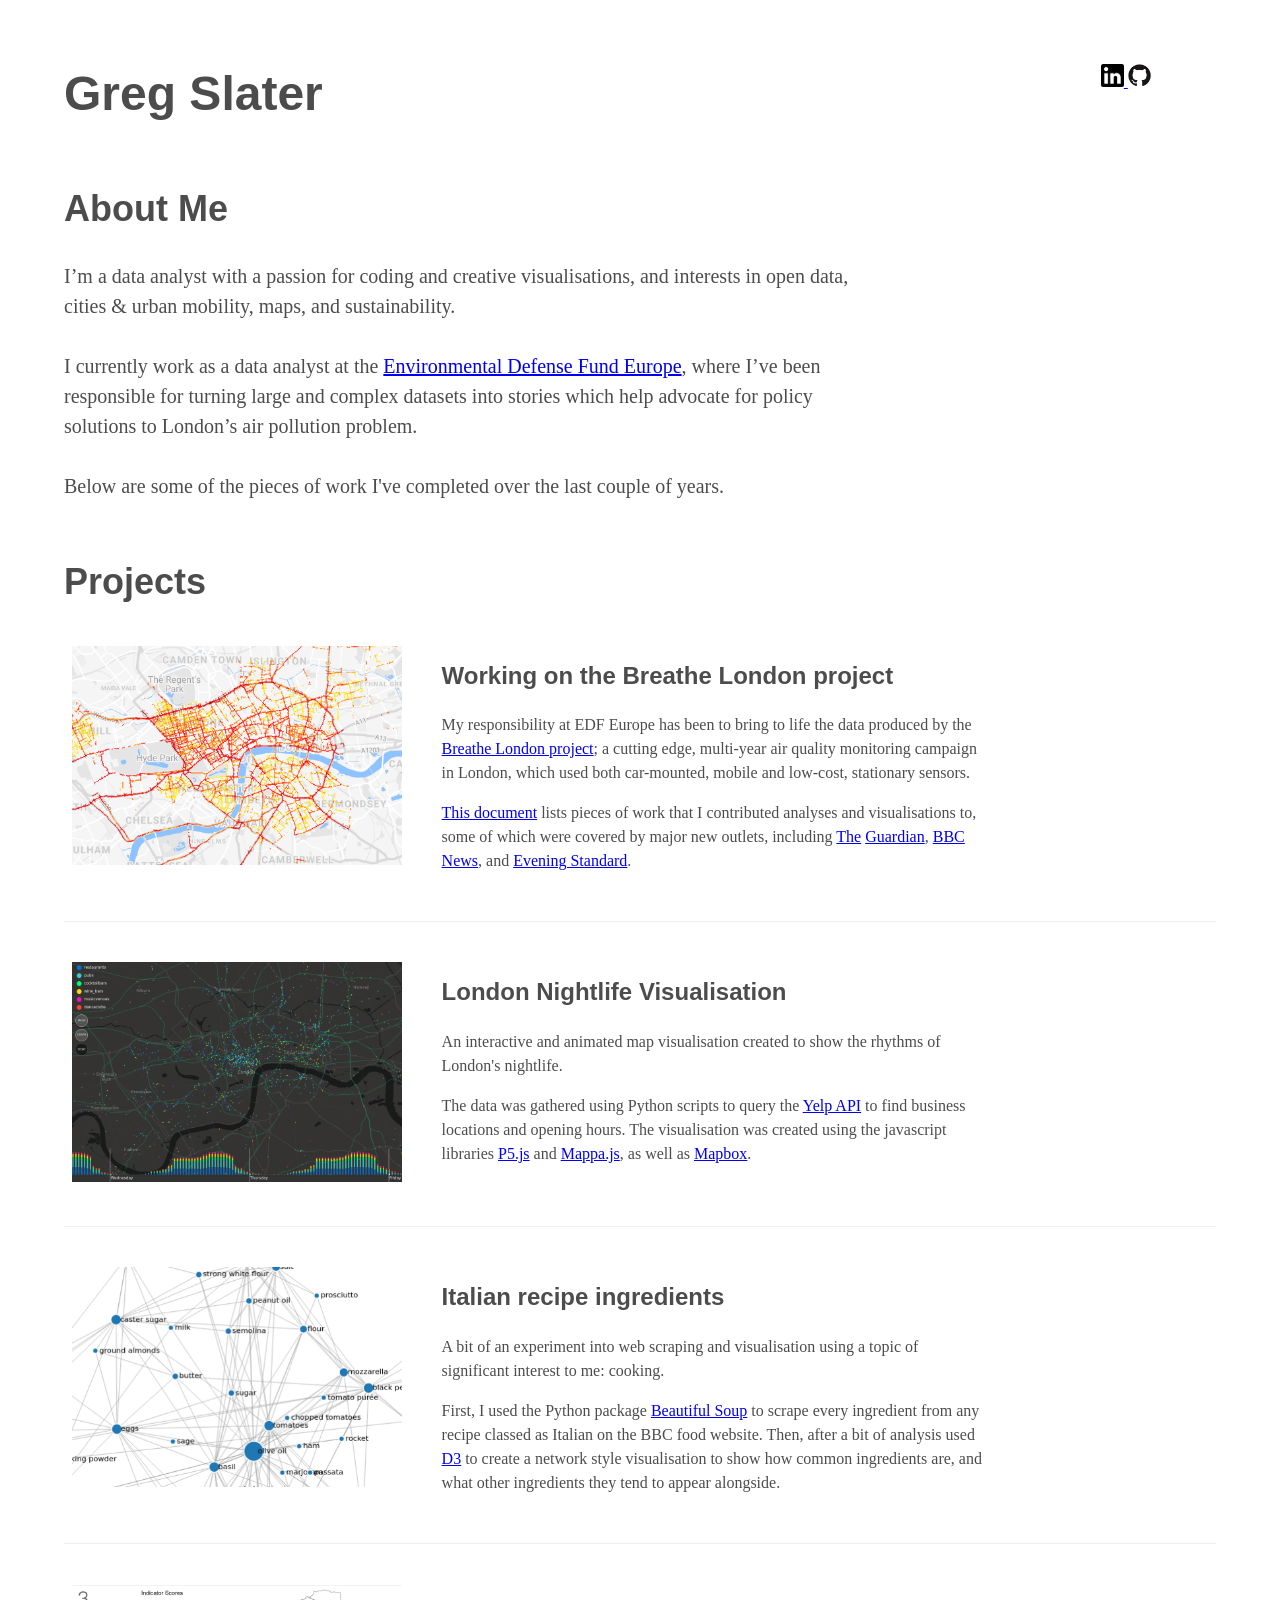
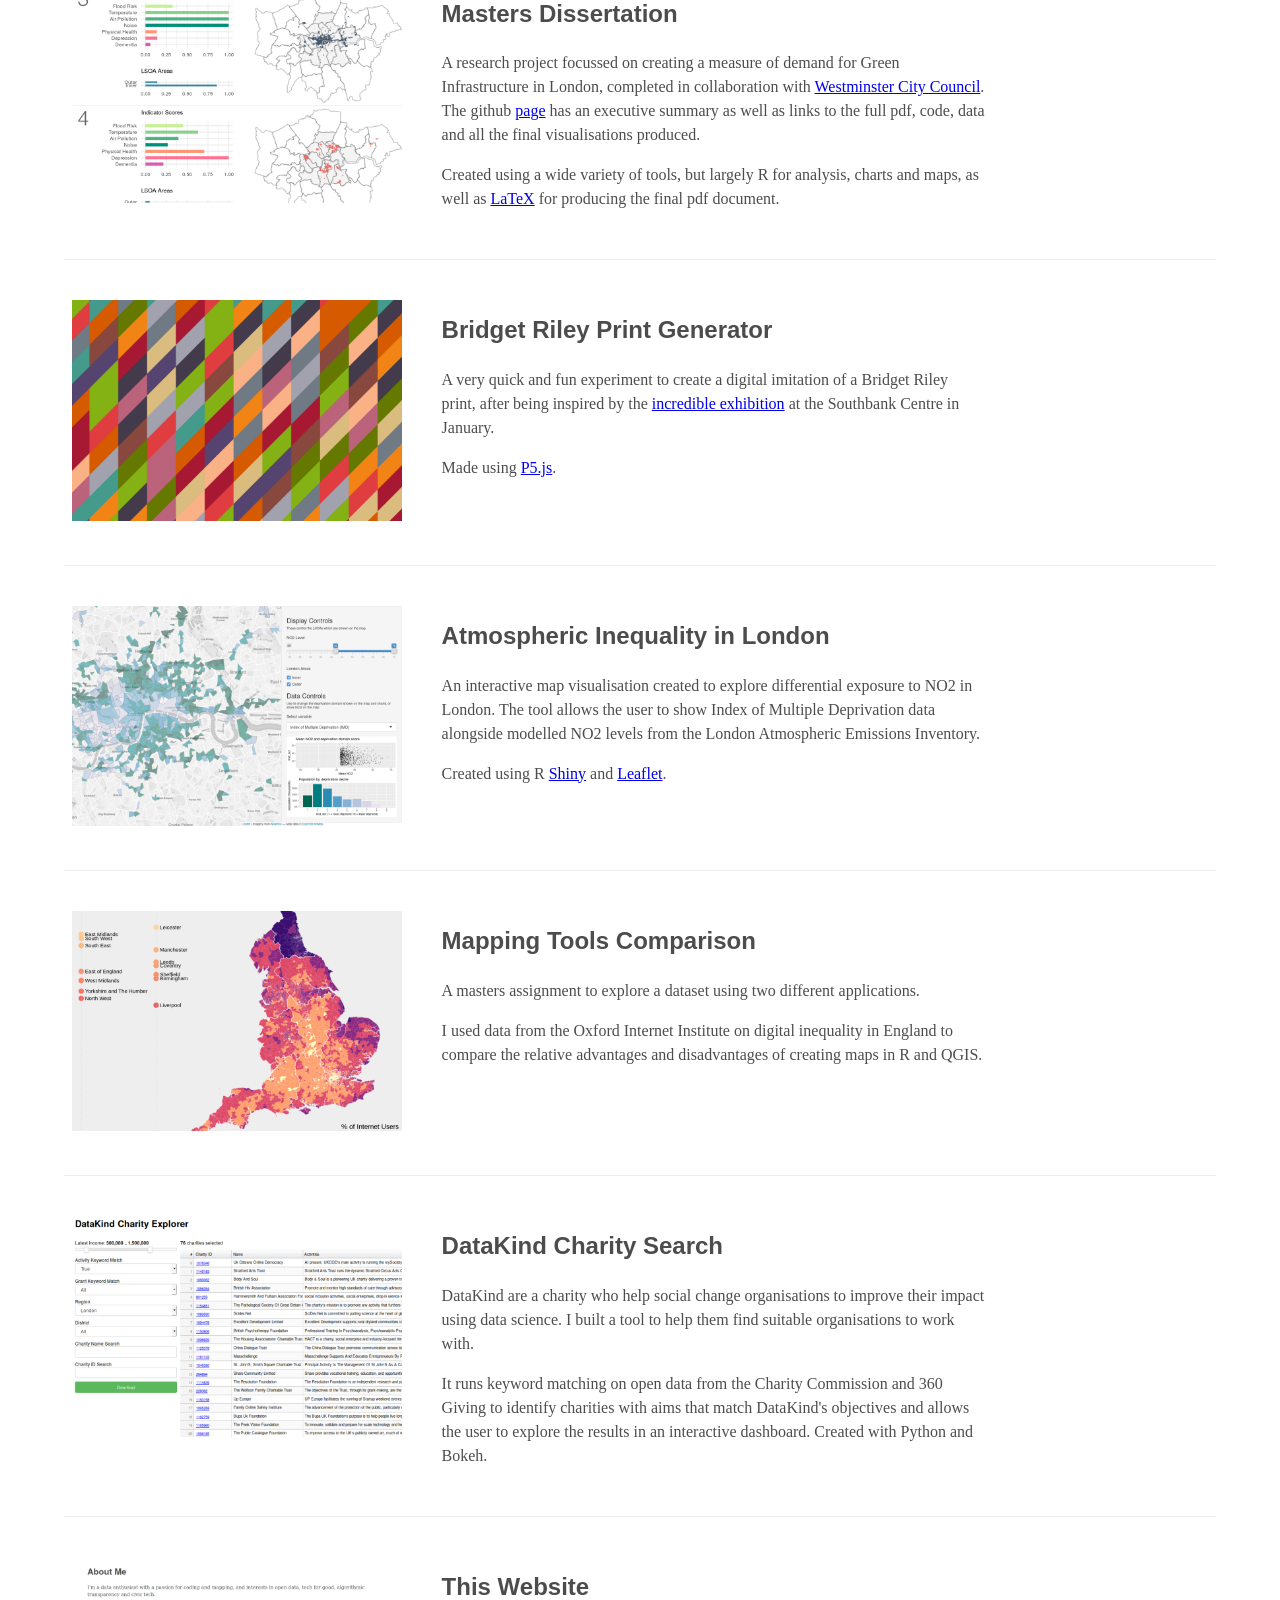
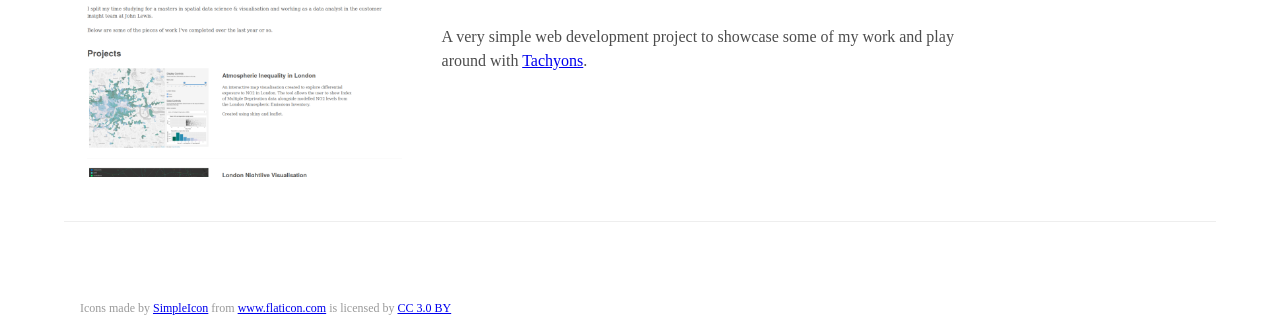
<file: index.html>
<!DOCTYPE html>
<html lang="en">
  <head>
    <meta charset="UTF-8">
    <title>
       Greg Slater
    </title>
    <link rel="stylesheet" href="files/tachyons.css"/>
  </head>


<body class = "black-70">

<section class="fl w-100 ph5-ns mt4 bg-white-10">
  <div class="fl w-90">
    <h1 class = "f1 lh-title sans-serif">Greg Slater</h1>
  </div>
  <div class="fl w-10 mt4">
    <!-- https://github.com/greg-slater/ -->
    <a href = "https://www.linkedin.com/in/greg-slater-in/">
      <img src="images/linkedin.png" class="w-20" alt="linkedin logo">
    </a>
    <a href = "https://github.com/greg-slater/">
      <img src="images/github.png" class="w-20" alt="linkedin logo">
    </a>
  </div>


  <div class="fl w-70">
    <h2 class = "f2 lh-title sans-serif">About Me</h2>
    <p class = "f4 lh-copy baskerville">
      I’m a data analyst with a passion for coding and creative visualisations,
      and interests in open data, cities & urban mobility, maps, and sustainability. <br> <br>
      I currently work as a data analyst at the <a href="https://europe.edf.org/">Environmental Defense Fund Europe</a>,
      where I’ve been responsible for turning large and complex datasets into stories
      which help advocate for policy solutions to London’s air pollution problem. <br> <br>
      Below are some of the pieces of work I've completed over the last couple of years.
    </p>
  </div>
</section>

<section class="fl w-100 ph5-ns mt2 bg-white-10">
  <h2 class = "f2 lh-title sans-serif"> Projects</h2>
</section>

<section class="fl w-100 ph5-ns mt1 cs w-100 bg-white-10">


  <!-- PROJECT LIST -->

      <div class = "fl w-30 pa2 dim pointer">
        <a href = "https://www.globalcleanair.org/innovative-air-quality-monitoring/london-uk/">
          <img src="images/breathe_london_500.png" class="mw-100" alt="breathe london thumbnail">
        </a>
      </div>

      <!-- <a href="link">text</a> -->

      <div class = "fl w-70 mh4 measure-wide">
        <h3 class = "f3 sans-serif">Working on the Breathe London project</h3>
        <p class = "f5 lh-copy baskerville">
          My responsibility at EDF Europe has been to bring to life the data produced
          by the <a href='https://www.globalcleanair.org/innovative-air-quality-monitoring/london-uk/'>Breathe London project</a>; a cutting edge, multi-year air quality monitoring
          campaign in London, which used both car-mounted, mobile and low-cost, stationary sensors.
        </p>
        <p class = "f5 lh-copy baskerville">
          <a href="https://greg-slater.github.io/edf/EDF Europe data stories master list July 2021.pdf">This document</a>
          lists pieces of work that I contributed analyses and visualisations
          to, some of which were covered by major new outlets, including <a href="https://www.theguardian.com/environment/2021/mar/11/london-teenagers-road-signs-highlight-effect-of-toxic-air-on-people-of-colour">The</a>
          <a href="https://www.theguardian.com/environment/2020/sep/15/road-congestion-levels-in-outer-london-higher-than-before-lockdown">Guardian</a>,
          <a href="https://www.bbc.co.uk/news/uk-england-london-56372704">BBC News</a>, and
          <a href="https://www.standard.co.uk/news/london/choked-up-hijack-road-signs-catford-brixton-whitechapel-air-pollution-impacts-bame-communities-b923643.html">Evening Standard</a>.
        </p>

      </div>

      <div class = "fl w-100 pa3"></div>
      <div class = "fl w-100 pa3 bt b--light-gray"></div>

  <!-- BREAK -->

    <div class = "fl w-30 pa2 dim pointer">
      <a href = "yelp/index.html">
        <img src="images/yelp_500.png" class="mw-100" alt="yelp thumbnail">
      </a>
    </div>
    <div class = "fl w-70 mh4 measure-wide">
      <h3 class = "f3 sans-serif">London Nightlife Visualisation</h3>
      <p class = "f5 lh-copy baskerville">
        An interactive and animated map visualisation created to show the rhythms of London's nightlife.
      </p>
      <p class = "f5 lh-copy baskerville">
        The data was gathered using Python scripts to query the <a href="https://www.yelp.com/developers/documentation/v3">Yelp API</a>
        to find business locations and opening hours. The visualisation was created using the javascript libraries
        <a href="https://p5js.org/">P5.js</a> and <a href="https://mappa.js.org/">Mappa.js</a>,
        as well as <a href="https://www.mapbox.com/">Mapbox</a>.
      </p>
    </div>

    <div class = "fl w-100 pa3"></div>
    <div class = "fl w-100 pa3 bt b--light-gray"></div>


  <!-- BREAK -->


  <div class = "fl w-30 pa2 dim pointer">
    <a href = "https://greg-slater.github.io/food_network/">
      <img src="images/food_500.png" class="mw-100" alt="atmosphere thumbnail">
    </a>
  </div>

  <div class = "fl w-70 mh4 measure-wide">
    <h3 class = "f3 sans-serif">Italian recipe ingredients</h3>
    <p class = "f5 lh-copy baskerville">
      A bit of an experiment into web scraping and visualisation using a
      topic of significant interest to me: cooking.
    </p>
    <p class = "f5 lh-copy baskerville">
      First, I used the Python package <a href="https://www.crummy.com/software/BeautifulSoup/">Beautiful Soup</a>
      to scrape every ingredient from any recipe classed as Italian on the BBC food website.
      Then, after a bit of analysis used <a href="https://d3js.org/">D3</a> to create
      a network style visualisation to show how common ingredients are, and what other
      ingredients they tend to appear alongside.
    </p>
  </div>

  <div class = "fl w-100 pa3"></div>
  <div class = "fl w-100 pa3 bt b--light-gray"></div>


<!-- BREAK -->


      <div class = "fl w-30 pa2 dim pointer">
        <a href = "https://github.com/greg-slater/dissertation">
          <img src="images/dissertation_500.png" class="mw-100" alt="atmosphere thumbnail">
        </a>
      </div>

      <div class = "fl w-70 mh4 measure-wide">
        <h3 class = "f3 sans-serif">Masters Dissertation</h3>
        <p class = "f5 lh-copy baskerville">
          A research project focussed on creating a measure of demand for Green Infrastructure
          in London, completed in collaboration with <a href="https://www.westminster.gov.uk/">
            Westminster City Council</a>. The
          github <a href="https://github.com/greg-slater/dissertation">page</a> has
          an executive summary as well as links to the full pdf, code, data and all
          the final visualisations produced.
        </p>
        <p class = "f5 lh-copy baskerville">
          Created using a wide variety of tools, but largely R for analysis, charts
          and maps, as well as <a href="https://www.latex-project.org/">LaTeX</a>
          for producing the final pdf document.
        </p>
      </div>

      <div class = "fl w-100 pa3"></div>
      <div class = "fl w-100 pa3 bt b--light-gray"></div>


  <!-- BREAK -->

  <div class = "fl w-30 pa2 dim pointer">
    <a href = "https://greg-slater.github.io/riley">
      <img src="images/riley_500.png" class="mw-100" alt="riley thumbnail">
    </a>
  </div>

  <div class = "fl w-70 mh4 measure-wide">
    <h3 class = "f3 sans-serif">Bridget Riley Print Generator</h3>
    <p class = "f5 lh-copy baskerville">
      A very quick and fun experiment to create a digital imitation of a Bridget Riley print, after being inspired by the
       <a href="https://www.southbankcentre.co.uk/venues/hayward-gallery/past-exhibitions/bridget-riley">
        incredible exhibition</a> at the Southbank Centre in January.
    </p>
    <p class = "f5 lh-copy baskerville">
      Made using <a href="https://p5js.org/">P5.js</a>.
    </p>
  </div>

  <div class = "fl w-100 pa3"></div>
  <div class = "fl w-100 pa3 bt b--light-gray"></div>


<!-- BREAK -->


  <div class = "fl w-30 pa2 dim pointer">
    <a href = "https://greg-slater.shinyapps.io/shiny_app/">
      <img src="images/atmosphere_500.png" class="mw-100" alt="atmosphere thumbnail">
    </a>
  </div>

  <div class = "fl w-70 mh4 measure-wide">
    <h3 class = "f3 sans-serif">Atmospheric Inequality in London</h3>
    <p class = "f5 lh-copy baskerville">
      An interactive map visualisation created to explore differential exposure
      to NO2 in London. The tool allows the user to show Index of Multiple Deprivation data alongside
      modelled NO2 levels from the London Atmospheric Emissions Inventory.
    </p>
    <p class = "f5 lh-copy baskerville">
      Created using R <a href="https://shiny.rstudio.com/">Shiny</a> and
      <a href="https://rstudio.github.io/leaflet/">Leaflet</a>.
    </p>
  </div>

  <div class = "fl w-100 pa3"></div>
  <div class = "fl w-100 pa3 bt b--light-gray"></div>


<!-- BREAK -->


  <div class = "fl w-30 pa2 dim pointer">
    <a href = "https://github.com/greg-slater/GIS">
      <img src="images/internet_500.png" class="mw-100" alt="internet thumbnail">
    </a>
  </div>

  <div class = "fl w-70 mh4 measure-wide">
    <h3 class = "f3 sans-serif">Mapping Tools Comparison</h3>
    <p class = "f5 lh-copy baskerville">
      A masters assignment to explore a dataset using two different applications.
    </p>
    <p class = "f5 lh-copy baskerville">
      I used data from the Oxford Internet Institute on digital inequality in England to
      compare the relative advantages and disadvantages of creating maps in R and QGIS.
    </p>
  </div>

  <div class = "fl w-100 pa3"></div>
  <div class = "fl w-100 pa3 bt b--light-gray"></div>


<!-- BREAK -->

  <div class = "fl w-30 pa2 dim pointer">
    <a href = "https://github.com/greg-slater/charity_search">
      <img src="images/charity_500.png" class="mw-100" alt="charity thumbnail">
    </a>
  </div>

  <div class = "fl w-70 mh4 measure-wide">
    <h3 class = "f3 sans-serif">DataKind Charity Search</h3>
    <p class = "f5 lh-copy baskerville">
      DataKind are a charity who help social change organisations to improve their impact using
      data science. I built a tool to help them find suitable organisations to work with.
    </p>
    <p class = "f5 lh-copy baskerville">
      It runs keyword matching on open data from the Charity Commission and 360 Giving
      to identify charities with aims that match DataKind's objectives and allows the user to explore
      the results in an interactive dashboard. Created with Python and Bokeh.
    </p>
  </div>

  <div class = "fl w-100 pa3"></div>
  <div class = "fl w-100 pa3 bt b--light-gray"></div>


<!-- BREAK -->

  <div class = "fl w-30 pa2 dim pointer">
    <a href = "https://greg-slater.github.io">
      <img src="images/website_500.png" class="mw-100" alt="charity thumbnail">
    </a>
  </div>

  <div class = "fl w-70 mh4 measure-wide">
    <h3 class = "f3 sans-serif">This Website</h3>
    <p class = "f5 lh-copy baskerville">
      A very simple web development project to showcase some of my work and play around
      with <a href="https://http://tachyons.io/">Tachyons</a>.
    </p>
  </div>

  <div class = "fl w-100 pa3"></div>
  <div class = "fl w-100 pa3 bt b--light-gray"></div>


<!-- BREAK -->

  <div class = "fl w-100 pa3"></div>
  <div class = "fl w-100 f7 pa3 black-40">Icons made by <a href="https://www.flaticon.com/authors/simpleicon" title="SimpleIcon">SimpleIcon</a> from <a href="https://www.flaticon.com/" 		    title="Flaticon">www.flaticon.com</a> is licensed by <a href="http://creativecommons.org/licenses/by/3.0/" 		    title="Creative Commons BY 3.0" target="_blank">CC 3.0 BY</a></div>

</section>

<script>
</script>

</body>
</html>
</file>
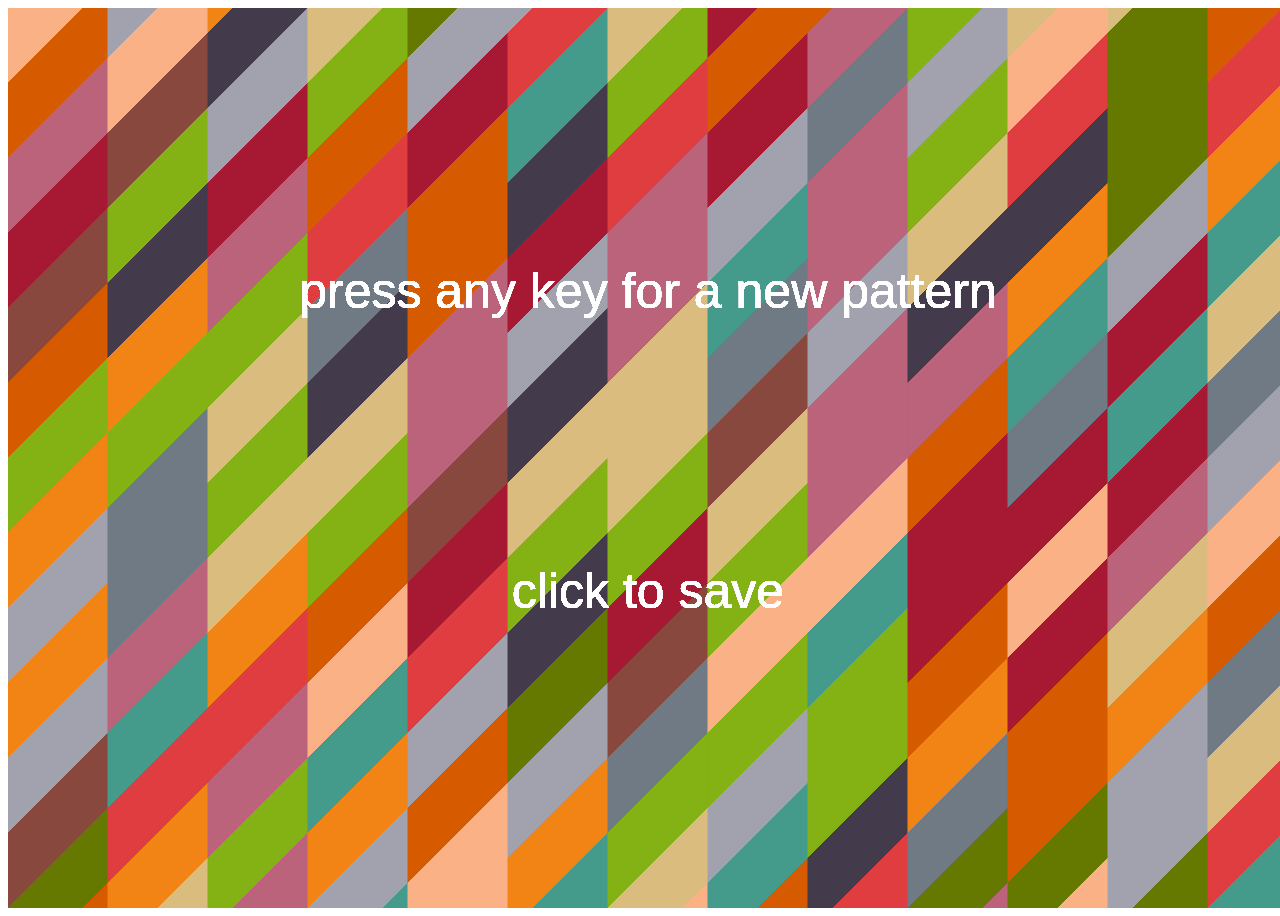
<file: riley/index.html>
<html>
<head>
  <meta charset="UTF-8">
  <script language="javascript" type="text/javascript" src="libraries/p5.js"></script>
  <script language="javascript" src="libraries/p5.dom.js"></script>
  <script language="javascript" src="libraries/p5.sound.js"></script>
  <script language="javascript" type="text/javascript" src="sketch.js"></script>
</head>

<body>
</body>
</html>
</file>
